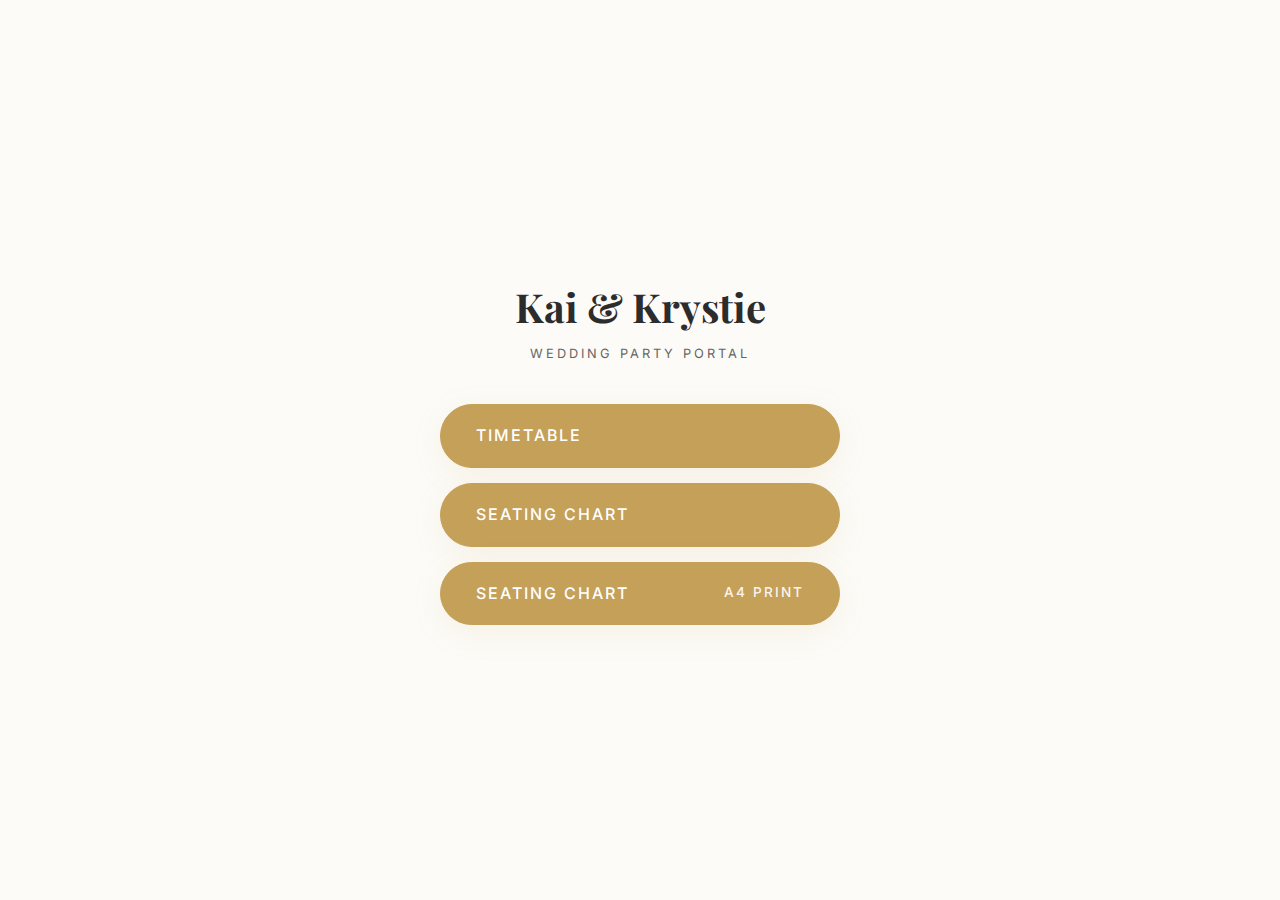
<file: index.html>
<!DOCTYPE html>
<html lang="en">

<head>
    <meta charset="UTF-8">
    <meta name="viewport" content="width=device-width, initial-scale=1.0">
    <title>Kai & Krystie | Staff Portal</title>
    <link rel="stylesheet" href="common.css">
    <style>
        body {
            display: flex;
            justify-content: center;
            align-items: center;
            min-height: 100vh;
            text-align: center;
            padding: 20px;
        }

        .portal-container {
            max-width: 400px;
            width: 100%;
        }

        h1 {
            font-size: 2.5rem;
            margin-bottom: 5px;
        }

        .portal-tag {
            font-size: 0.8rem;
            text-transform: uppercase;
            letter-spacing: 3px;
            color: var(--text-muted);
            margin-bottom: 40px;
        }

        .nav-links {
            display: flex;
            flex-direction: column;
            gap: 15px;
        }

        .btn {
            width: 100%;
            display: flex;
            justify-content: space-between;
            align-items: center;
        }

        .btn-desc {
            font-size: 0.85em;
            opacity: 0.9;
        }

        @media (max-width: 600px) {
            h1 {
                font-size: 2rem;
            }
        }
    </style>
</head>

<body>

    <main class="portal-container">
        <h1><a href="index.html">Kai & Krystie</a></h1>
        <div class="portal-tag">Wedding Party Portal</div>

        <div class="nav-links">
            <a href="timetable.html" class="btn btn-primary">
                <span>Timetable</span>
            </a>
            <a href="seating.html" class="btn btn-primary">
                <span>Seating Chart</span>
            </a>
            <a href="seating-a4.html" class="btn btn-primary">
                <span>Seating Chart</span>
                <span class="btn-desc">A4 Print</span>
            </a>
        </div>
    </main>

</body>

</html>
</file>
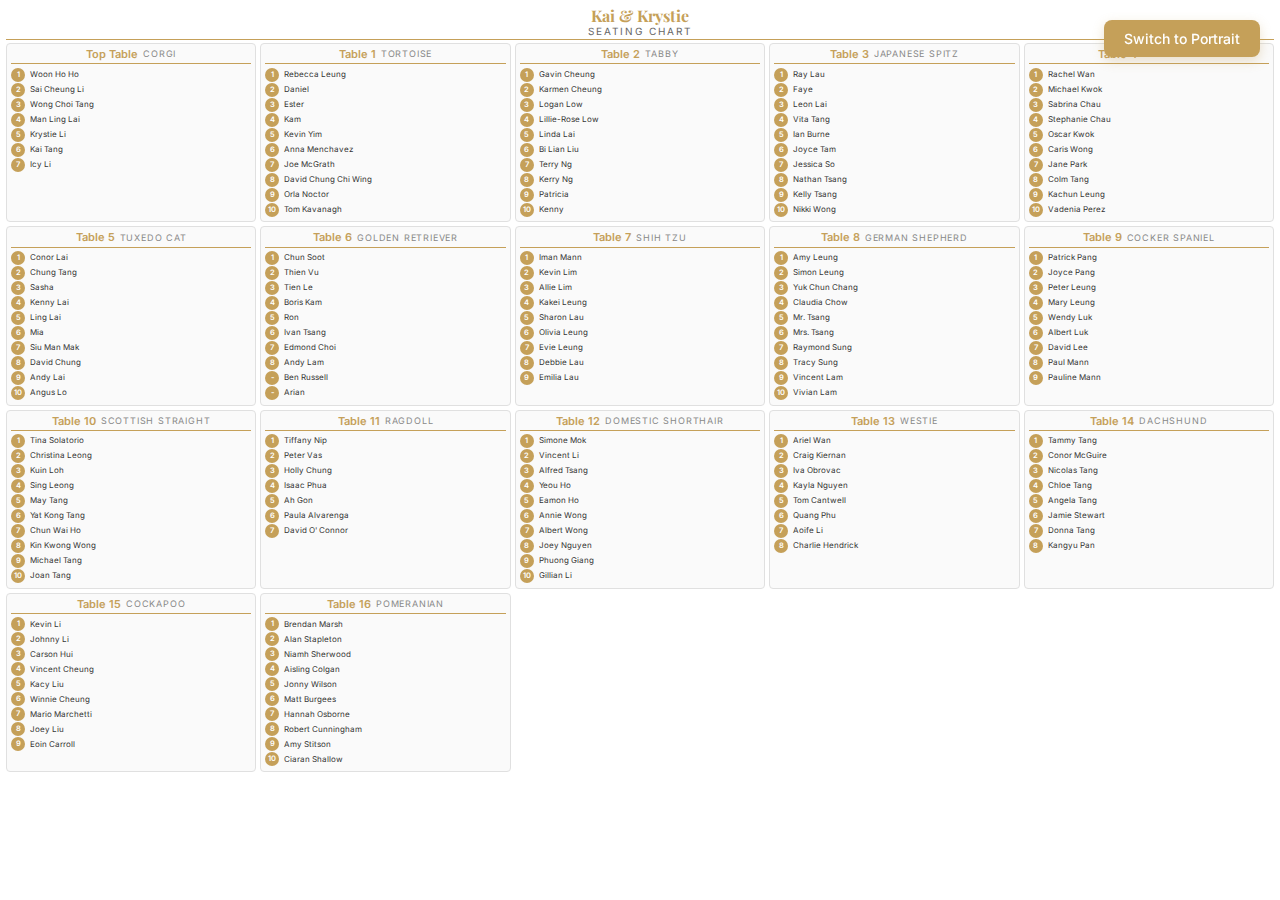
<file: seating-a4.html>
<!DOCTYPE html>
<html lang="en">

<head>
    <meta charset="UTF-8">
    <meta name="viewport" content="width=device-width, initial-scale=1.0">
    <title>Kai & Krystie | Seating Chart - Print Version</title>
    <link rel="preconnect" href="https://fonts.googleapis.com">
    <link rel="preconnect" href="https://fonts.gstatic.com" crossorigin>
    <link
        href="https://fonts.googleapis.com/css2?family=Playfair+Display:wght@400;600&family=Inter:wght@300;400;500&display=swap"
        rel="stylesheet">
    <style>
        * {
            margin: 0;
            padding: 0;
            box-sizing: border-box;
        }

        /* Default to landscape */
        @page {
            size: A4 landscape;
            margin: 12mm;
        }

        body {
            font-family: 'Inter', sans-serif;
            background: white;
            color: #333;
            line-height: 1.2;
            padding: 6px;
        }

        .header {
            text-align: center;
            margin-bottom: 3px;
            padding-bottom: 2px;
            border-bottom: 1px solid #c5a059;
        }

        .header h1 {
            font-family: 'Playfair Display', serif;
            font-size: 16px;
            color: #c5a059;
            margin-bottom: 0;
        }

        .header .subtitle {
            font-size: 10px;
            text-transform: uppercase;
            letter-spacing: 2px;
            color: #666;
        }

        .header h1 a {
            color: #c5a059;
            text-decoration: none;
            transition: opacity 0.3s ease;
        }

        .header h1 a:hover {
            opacity: 0.8;
        }

        .grid {
            display: grid;
            grid-template-columns: repeat(5, 1fr);
            gap: 4px;
        }

        .table-section {
            background: #fafafa;
            border: 1px solid #e0e0e0;
            border-radius: 4px;
            padding: 4px;
            break-inside: avoid;
        }

        .table-header {
            display: flex;
            align-items: center;
            justify-content: center;
            gap: 5px;
            margin-bottom: 3px;
            padding-bottom: 2px;
            border-bottom: 1px solid #c5a059;
        }

        .table-number {
            font-size: 11px;
            font-weight: 600;
            color: #c5a059;
        }

        .mascot-name {
            font-size: 9px;
            text-transform: uppercase;
            letter-spacing: 0.8px;
            color: #888;
        }

        .guest-list {
            list-style: none;
        }

        .guest-item {
            font-size: 8px;
            padding: 0.5px 0;
            display: flex;
            align-items: center;
        }

        .seat-num {
            display: inline-block;
            width: 14px;
            height: 14px;
            background: #c5a059;
            color: white;
            border-radius: 50%;
            text-align: center;
            line-height: 14px;
            font-size: 7.5px;
            font-weight: 600;
            margin-right: 5px;
            flex-shrink: 0;
        }

        .guest-name {
            flex: 1;
        }

        /* Toggle button styles */
        .orientation-toggle {
            position: fixed;
            top: 20px;
            right: 20px;
            z-index: 1000;
            background: var(--primary-gold, #c5a059);
            color: white;
            border: none;
            padding: 10px 20px;
            border-radius: 8px;
            font-family: 'Inter', sans-serif;
            font-size: 14px;
            font-weight: 500;
            cursor: pointer;
            box-shadow: 0 4px 12px rgba(197, 160, 89, 0.3);
            transition: all 0.3s ease;
        }

        .orientation-toggle:hover {
            background: #b39049;
            transform: translateY(-2px);
            box-shadow: 0 6px 16px rgba(197, 160, 89, 0.4);
        }

        /* Portrait mode adjustments */
        body.portrait .grid {
            grid-template-columns: repeat(4, 1fr);
            gap: 5px;
        }

        body.portrait .table-section {
            padding: 5px;
        }

        body.portrait .header h1 {
            font-size: 17px;
            margin-bottom: 1px;
        }

        body.portrait .header {
            margin-bottom: 4px;
            padding-bottom: 3px;
        }

        body.portrait .table-header {
            margin-bottom: 4px;
            padding-bottom: 3px;
        }

        body.portrait .table-number {
            font-size: 11.5px;
        }

        body.portrait .mascot-name {
            font-size: 8.5px;
        }

        body.portrait .guest-item {
            font-size: 8.5px;
            padding: 1px 0;
        }

        body.portrait .seat-num {
            width: 14px;
            height: 14px;
            line-height: 14px;
            font-size: 7.5px;
            margin-right: 5px;
        }

        @media print {

            /* Hide toggle button when printing */
            .orientation-toggle {
                display: none !important;
            }

            body {
                background: white;
            }

            .table-section {
                background: white;
            }
        }
    </style>
</head>

<body>
    <button class="orientation-toggle" id="orientation-toggle" onclick="toggleOrientation()">Switch to Portrait</button>
    <style id="dynamic-page-style">
        /* Page orientation will be injected here */
    </style>
    <div class="header">
        <h1><a href="index.html">Kai & Krystie</a></h1>
        <div class="subtitle">Seating Chart</div>
    </div>

    <div class="grid" id="seating-grid">
        <!-- Tables will be dynamically loaded here -->
    </div>

    <script>
        async function loadSeating() {
            try {
                const response = await fetch('seating.tsv');
                const text = await response.text();

                const lines = text.trim().split('\n');
                const rows = lines.slice(1).map(line => {
                    const columns = line.split('\t');
                    return {
                        table: columns[0]?.trim(),
                        mascot: columns[1]?.trim(),
                        seat: columns[2]?.trim(),
                        name: columns[3]?.trim()
                    };
                });

                // Group by table
                const tableData = {};
                rows.forEach(row => {
                    if (!row.table) return;
                    if (!tableData[row.table]) {
                        tableData[row.table] = {
                            id: row.table,
                            mascot: row.mascot,
                            guests: []
                        };
                    }
                    tableData[row.table].guests.push(row);
                });

                // Sort tables (Top first, then numeric)
                const sortedTables = Object.keys(tableData).sort((a, b) => {
                    if (a === 'Top') return -1;
                    if (b === 'Top') return 1;
                    return parseInt(a) - parseInt(b);
                });

                // Render
                const grid = document.getElementById('seating-grid');
                sortedTables.forEach(tableKey => {
                    const table = tableData[tableKey];

                    // Sort guests by seat number
                    const sortedGuests = table.guests.sort((a, b) => {
                        const sA = parseInt(a.seat) || 999;
                        const sB = parseInt(b.seat) || 999;
                        return sA - sB;
                    });

                    const section = document.createElement('div');
                    section.className = 'table-section';

                    const tableDisplay = table.id === 'Top' ? 'Top Table' : `Table ${table.id}`;

                    section.innerHTML = `
                        <div class="table-header">
                            <span class="table-number">${tableDisplay}</span>
                            <span class="mascot-name">${table.mascot}</span>
                        </div>
                        <ul class="guest-list">
                            ${sortedGuests.map(guest => `
                                <li class="guest-item">
                                    <span class="seat-num">${guest.seat || '-'}</span>
                                    <span class="guest-name">${guest.name}</span>
                                </li>
                            `).join('')}
                        </ul>
                    `;

                    grid.appendChild(section);
                });

                // Auto-print after a short delay
                setTimeout(() => window.print(), 500);

            } catch (error) {
                console.error('Error loading seating data:', error);
                document.getElementById('seating-grid').innerHTML =
                    '<div style="padding: 20px; text-align: center; color: #999;">Error loading seating data. Please ensure the page is served from a web server.</div>';
            }
        }

        loadSeating();

        // Orientation toggle
        function toggleOrientation() {
            const body = document.body;
            const button = document.getElementById('orientation-toggle');
            const pageStyle = document.getElementById('dynamic-page-style');

            if (body.classList.contains('portrait')) {
                body.classList.remove('portrait');
                button.textContent = 'Switch to Portrait';
                pageStyle.textContent = '@page { size: A4 landscape; margin: 12mm; }';
            } else {
                body.classList.add('portrait');
                button.textContent = 'Switch to Landscape';
                pageStyle.textContent = '@page { size: A4 portrait; margin: 10mm; }';
            }
        }
    </script>
</body>

</html>
</file>
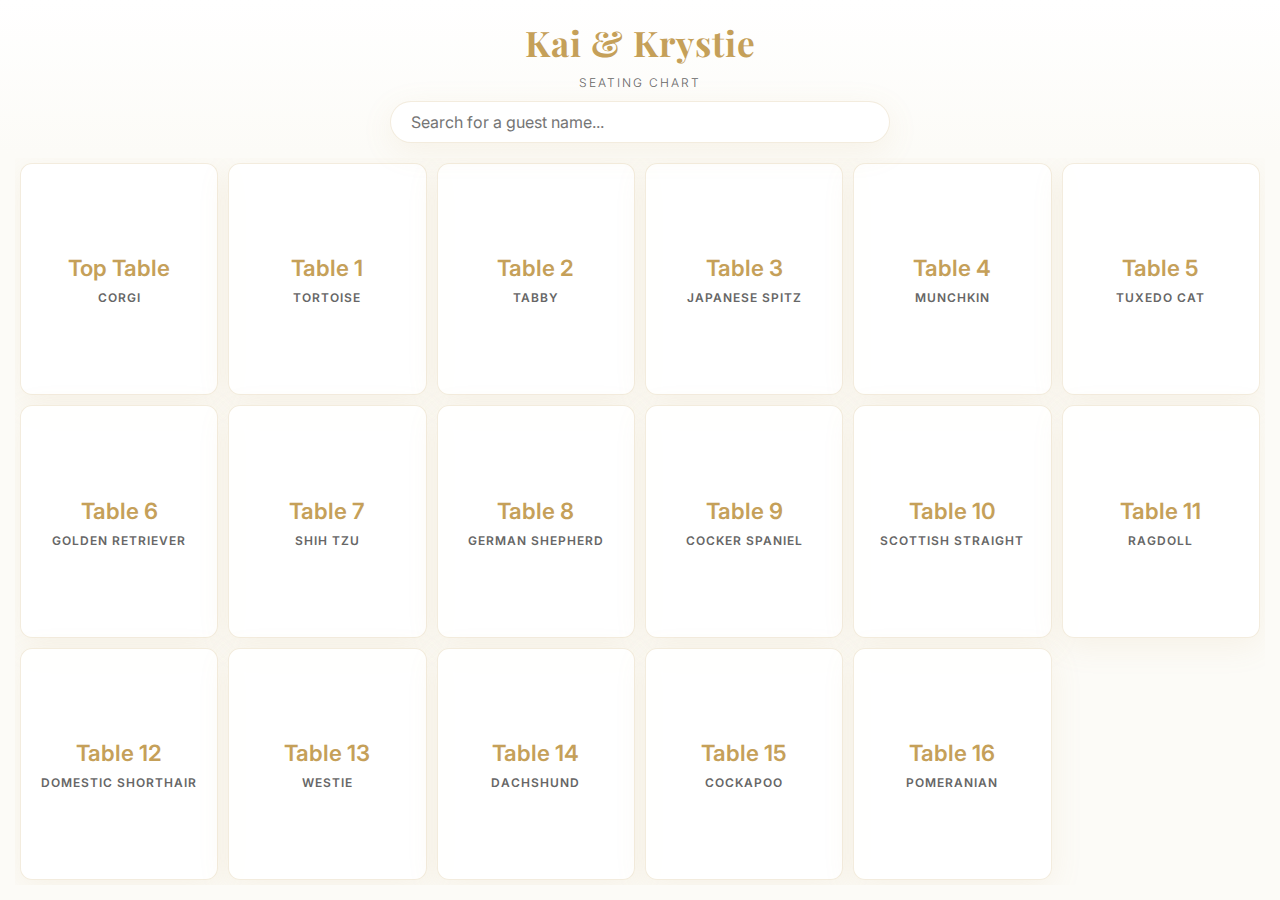
<file: seating.html>
<!DOCTYPE html>
<html lang="en">

<head>
    <meta charset="UTF-8">
    <meta name="viewport" content="width=device-width, initial-scale=1.0">
    <title>Kai & Krystie | Seating Chart</title>
    <link rel="stylesheet" href="common.css">
    <style>
        html,
        body {
            overflow: hidden;
            height: 100vh;
            height: 100dvh;
            margin: 0;
            padding: 0;
        }

        body {
            display: flex;
            flex-direction: column;
            background-color: var(--bg-color);
        }

        header {
            text-align: center;
            padding: 15px 20px 10px;
            background: linear-gradient(to bottom, #fff, var(--bg-color));
            flex-shrink: 0;
        }

        h1 {
            font-family: 'Playfair Display', serif;
            font-size: clamp(1.5rem, 5vw, 2.2rem);
            margin-bottom: 2px;
            color: var(--primary-gold);
            letter-spacing: 1px;
        }

        .subtitle {
            font-size: 0.75rem;
            color: var(--text-muted);
            text-transform: uppercase;
            letter-spacing: 2px;
            font-weight: 300;
            margin-bottom: 8px;
        }

        .search-container {
            max-width: 500px;
            margin: 0 auto;
            position: relative;
        }

        #search-box {
            width: 100%;
            padding: 10px 20px;
            border-radius: 30px;
            border: 1px solid var(--glass-border);
            background: white;
            font-family: 'Inter', sans-serif;
            font-size: 16px;
            /* Prevents zoom on mobile */
            box-shadow: var(--shadow);
            transition: all 0.3s ease;
            outline: none;
        }

        #search-box:focus {
            border-color: var(--primary-gold);
            box-shadow: 0 0 0 4px rgba(197, 160, 89, 0.1);
        }

        .container {
            max-width: 1400px;
            /* Wider to fit more columns */
            width: 100%;
            margin: 0 auto;
            padding: 5px 15px 15px;
            flex: 1;
            display: flex;
            flex-direction: column;
            overflow: hidden;
        }

        .table-grid {
            display: grid;
            grid-template-columns: repeat(6, 1fr);
            grid-template-rows: repeat(3, 1fr);
            gap: 10px;
            height: 100%;
            overflow: hidden;
            padding: 5px;
        }

        .table-card {
            background: var(--card-bg);
            border: 1px solid var(--glass-border);
            border-radius: 12px;
            padding: 10px;
            text-align: center;
            cursor: pointer;
            transition: all 0.3s cubic-bezier(0.165, 0.84, 0.44, 1);
            box-shadow: var(--shadow);
            display: flex;
            flex-direction: column;
            justify-content: center;
            align-items: center;
            min-height: 0;
            /* Important: allow shrinking */
        }

        .table-card:hover {
            transform: translateY(-2px);
            box-shadow: 0 10px 30px rgba(197, 160, 89, 0.15);
            border-color: var(--primary-gold);
        }

        .table-card.hidden {
            display: none;
        }

        .table-number {
            font-size: 1.4rem;
            color: var(--primary-gold);
            margin-bottom: 2px;
            font-weight: 600;
        }

        .mascot-name {
            font-size: 0.75rem;
            font-weight: 600;
            color: var(--text-muted);
            text-transform: uppercase;
            letter-spacing: 1px;
            white-space: nowrap;
            overflow: hidden;
            text-overflow: ellipsis;
            width: 100%;
        }

        /* Modal Styles */
        #modal-overlay {
            position: fixed;
            top: 0;
            left: 0;
            width: 100%;
            height: 100%;
            background: rgba(0, 0, 0, 0.5);
            display: none;
            justify-content: center;
            align-items: center;
            z-index: 1000;
            backdrop-filter: blur(8px);
            padding: 20px;
        }

        .modal {
            background: white;
            width: 100%;
            max-width: 600px;
            border-radius: 24px;
            padding: 40px;
            position: relative;
            box-shadow: 0 30px 80px rgba(0, 0, 0, 0.25);
            animation: modalSlideUp 0.4s cubic-bezier(0.165, 0.84, 0.44, 1);
            max-height: 90vh;
            overflow-y: auto;
        }

        @keyframes modalSlideUp {
            from {
                opacity: 0;
                transform: translateY(40px);
            }

            to {
                opacity: 1;
                transform: translateY(0);
            }
        }

        .close-btn {
            position: absolute;
            top: 20px;
            right: 20px;
            width: 35px;
            height: 35px;
            display: flex;
            align-items: center;
            justify-content: center;
            font-size: 24px;
            cursor: pointer;
            color: var(--text-muted);
            border-radius: 50%;
            transition: all 0.2s;
            background: var(--bg-color);
        }

        .close-btn:hover {
            background: var(--accent-soft);
            color: var(--primary-gold);
        }

        .modal-header {
            text-align: center;
            margin-bottom: 20px;
        }

        .modal-title {
            font-size: 2rem;
            color: var(--primary-gold);
            margin-bottom: 5px;
        }

        .modal-subtitle {
            text-transform: uppercase;
            letter-spacing: 3px;
            color: var(--text-muted);
            font-size: 0.9rem;
            font-weight: 300;
        }

        .guest-list {
            list-style: none;
            border-top: 1px solid var(--accent-soft);
        }

        .guest-item {
            display: flex;
            align-items: center;
            padding: 15px 0;
            border-bottom: 1px solid var(--accent-soft);
        }

        .guest-item:last-child {
            border-bottom: none;
        }

        .seat-badge {
            flex-shrink: 0;
            background: var(--primary-gold);
            color: white;
            width: 36px;
            height: 36px;
            border-radius: 50%;
            display: flex;
            align-items: center;
            justify-content: center;
            font-size: 1rem;
            font-weight: 600;
            margin-right: 20px;
            box-shadow: 0 4px 10px rgba(197, 160, 89, 0.2);
        }

        .guest-name {
            font-size: 1.2rem;
            font-weight: 500;
            color: var(--text-main);
            letter-spacing: -0.01em;
        }

        /* Mobile specific layout: FIXED HEIGHT, NO SCROLL */
        @media (max-width: 600px) {
            header {
                padding: 10px 10px 5px;
            }

            h1 {
                font-size: 1.3rem;
            }

            .subtitle {
                margin-bottom: 5px;
                font-size: 0.6rem;
            }

            #search-box {
                padding: 8px 15px;
                font-size: 16px;
            }

            .container {
                padding: 5px;
            }

            .table-grid {
                grid-template-columns: repeat(3, 1fr);
                grid-template-rows: repeat(6, 1fr);
                gap: 5px;
            }

            .table-card {
                padding: 5px 2px;
                border-radius: 8px;
            }

            .table-number {
                font-size: 1rem;
                margin-bottom: 1px;
            }

            .mascot-name {
                font-size: 0.55rem;
                letter-spacing: 0.2px;
            }

            .modal {
                padding: 20px;
                border-radius: 20px;
                max-height: 95vh;
            }

            .modal-header {
                margin-bottom: 15px;
            }

            .modal-title {
                font-size: 1.5rem;
            }

            .guest-item {
                padding: 10px 0;
            }

            .guest-name {
                font-size: 1rem;
            }

            .seat-badge {
                width: 28px;
                height: 28px;
                font-size: 0.85rem;
                margin-right: 12px;
            }
        }

        .no-results {
            grid-column: 1 / -1;
            text-align: center;
            padding: 40px 20px;
            color: var(--text-muted);
            font-size: 1rem;
            display: none;
        }
    </style>
</head>

<body>

    <header>
        <h1><a href="index.html">Kai & Krystie</a></h1>
        <div class="subtitle">Seating Chart</div>
        <div class="search-container">
            <input type="text" id="search-box" placeholder="Search for a guest name..." aria-label="Search guests">
        </div>
    </header>

    <main class="container">
        <div class="table-grid" id="grid">
            <!-- Tables will be injected here -->
            <div id="no-results" class="no-results">No tables found matching that guest name.</div>
        </div>
    </main>

    <div id="modal-overlay">
        <div class="modal">
            <span class="close-btn" id="close-modal">&times;</span>
            <div class="modal-header">
                <div class="modal-title display-font" id="modal-table-number">Table 0</div>
                <div class="modal-subtitle" id="modal-mascot-name">Mascot Name</div>
            </div>
            <ul class="guest-list" id="modal-guest-list">
                <!-- Guests will be injected here -->
            </ul>
        </div>
    </div>

    <script>
        let tableData = {};
        const grid = document.getElementById('grid');
        const searchBox = document.getElementById('search-box');
        const noResults = document.getElementById('no-results');
        const modalOverlay = document.getElementById('modal-overlay');
        const closeModal = document.getElementById('close-modal');

        async function init() {
            try {
                // Fetch the TSV data
                const response = await fetch('seating.tsv');
                const text = await response.text();

                // Parse TSV (tab separated)
                const lines = text.trim().split('\n');
                const rows = lines.slice(1).map(line => {
                    const columns = line.split('\t');
                    return {
                        table: columns[0]?.trim(),
                        mascot: columns[1]?.trim(),
                        seat: columns[2]?.trim(),
                        name: columns[3]?.trim(),
                        notes: columns[4]?.trim() || ''
                    };
                });

                // Group by Table
                rows.forEach(row => {
                    if (!row.table) return;
                    if (!tableData[row.table]) {
                        tableData[row.table] = {
                            id: row.table,
                            mascot: row.mascot,
                            guests: []
                        };
                    }
                    tableData[row.table].guests.push(row);
                });

                renderGrid();
            } catch (error) {
                console.error('Error loading seating data:', error);
                grid.innerHTML = '<div class="no-results" style="display:block">Error loading seating data. Please ensure the page is served from a web server.</div>';
            }
        }

        function renderGrid(filter = '') {
            const container = document.getElementById('grid');
            const searchTerms = filter.toLowerCase().trim().split(/\s+/);

            // Re-render only cards (keep no-results div)
            const existingCards = container.querySelectorAll('.table-card');
            existingCards.forEach(c => c.remove());

            const sortedKeys = Object.keys(tableData).sort((a, b) => {
                if (a === 'Top') return -1;
                if (b === 'Top') return 1;
                return parseInt(a) - parseInt(b);
            });

            let visibleCount = 0;

            sortedKeys.forEach(key => {
                const table = tableData[key];

                // Filter logic: check if any guest name matches the search terms
                const matches = filter === '' || table.guests.some(guest => {
                    const guestName = guest.name.toLowerCase();
                    return searchTerms.every(term => guestName.includes(term));
                });

                if (matches) {
                    const card = document.createElement('div');
                    card.className = 'table-card';
                    card.innerHTML = `
                        <div class="table-number">${table.id === 'Top' ? 'Top Table' : 'Table ' + table.id}</div>
                        <div class="mascot-name">${table.mascot}</div>
                    `;
                    card.onclick = () => showTableDetails(table);
                    container.appendChild(card);
                    visibleCount++;
                }
            });

            noResults.style.display = visibleCount === 0 ? 'block' : 'none';
        }

        function showTableDetails(table) {
            document.getElementById('modal-table-number').innerText = table.id === 'Top' ? 'Top Table' : 'Table ' + table.id;
            document.getElementById('modal-mascot-name').innerText = table.mascot;

            const guestList = document.getElementById('modal-guest-list');
            guestList.innerHTML = '';

            // Sort guests by seat number
            const sortedGuests = [...table.guests].sort((a, b) => {
                const sA = parseInt(a.seat) || 999;
                const sB = parseInt(b.seat) || 999;
                return sA - sB;
            });

            sortedGuests.forEach(guest => {
                const li = document.createElement('li');
                li.className = 'guest-item';
                li.innerHTML = `
                    <div class="seat-badge">${guest.seat || '-'}</div>
                    <span class="guest-name">${guest.name}</span>
                `;
                guestList.appendChild(li);
            });

            modalOverlay.style.display = 'flex';
            document.body.style.overflow = 'hidden';
        }

        searchBox.addEventListener('input', (e) => {
            renderGrid(e.target.value);
        });

        closeModal.onclick = () => {
            modalOverlay.style.display = 'none';
            document.body.style.overflow = 'auto';
        };

        window.onclick = (event) => {
            if (event.target == modalOverlay) {
                closeModal.onclick();
            }
        };

        // Initialize
        init();
    </script>
</body>

</html>
</file>
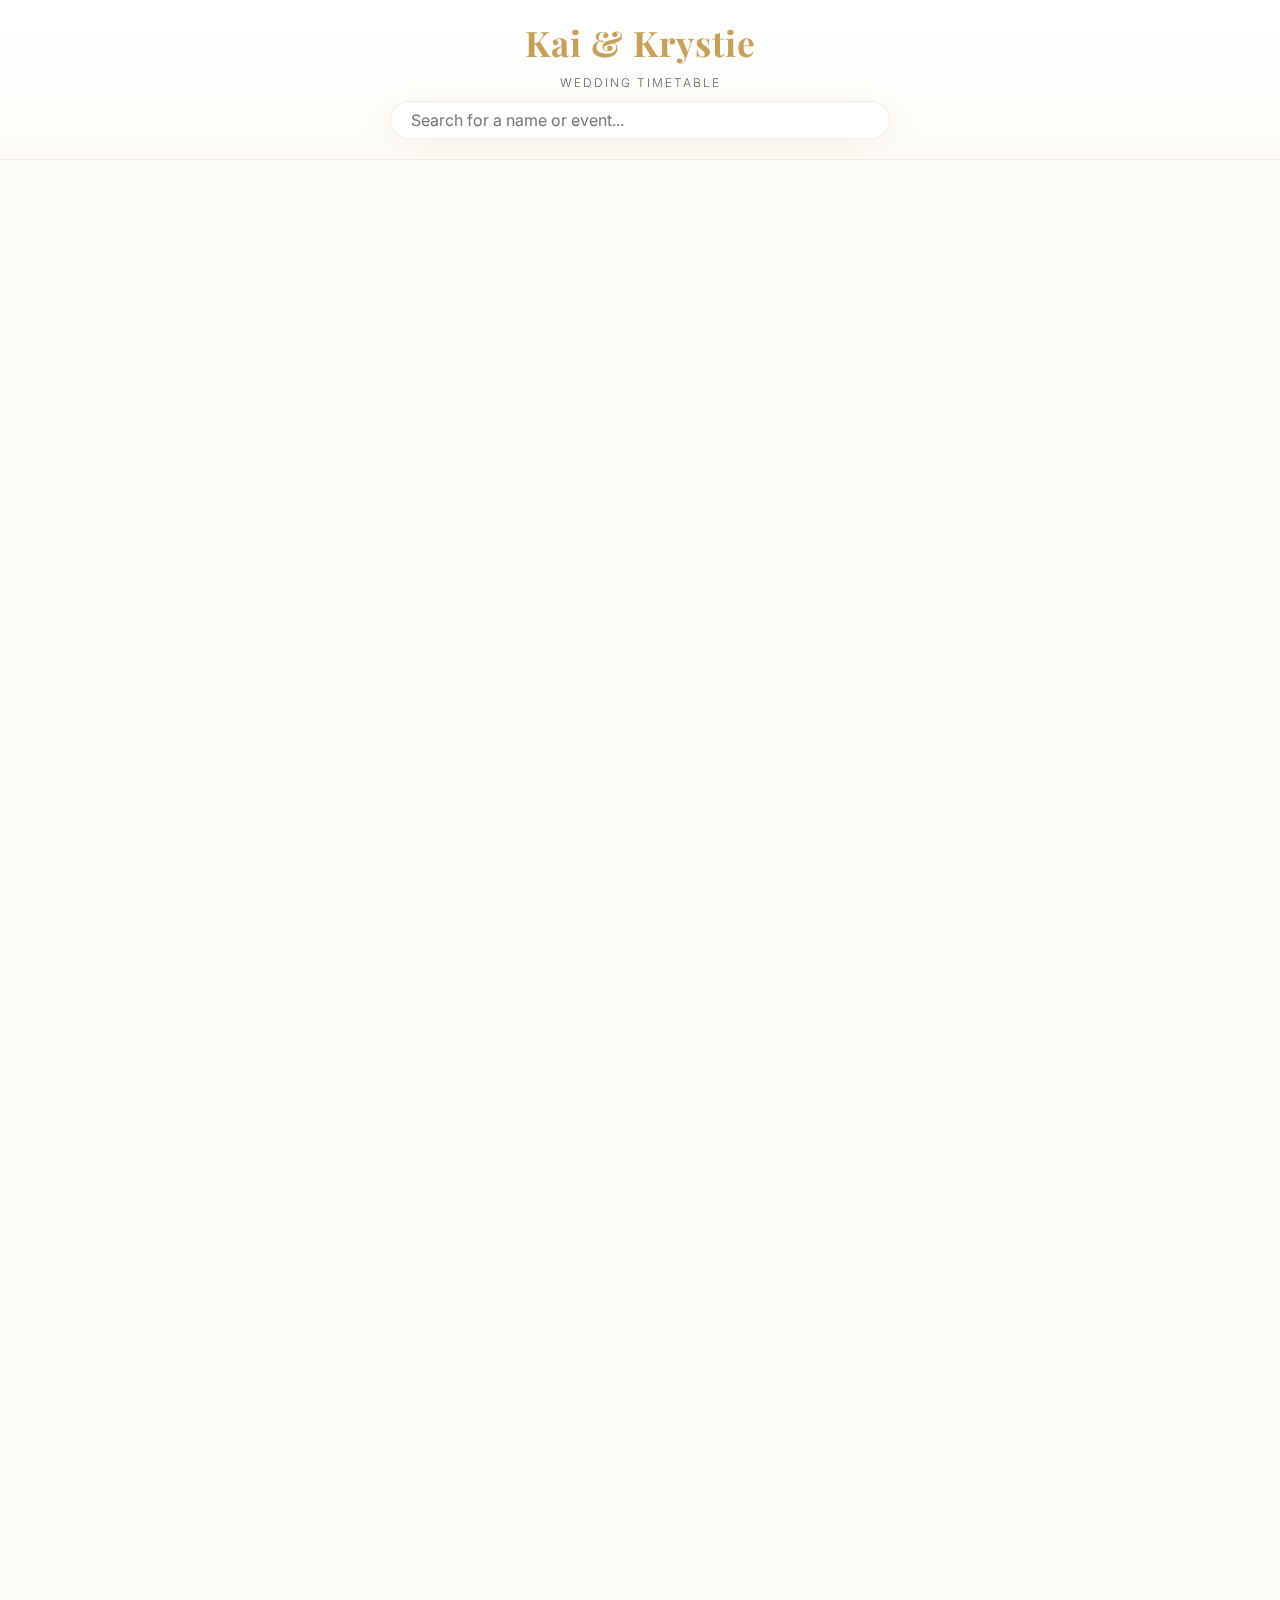
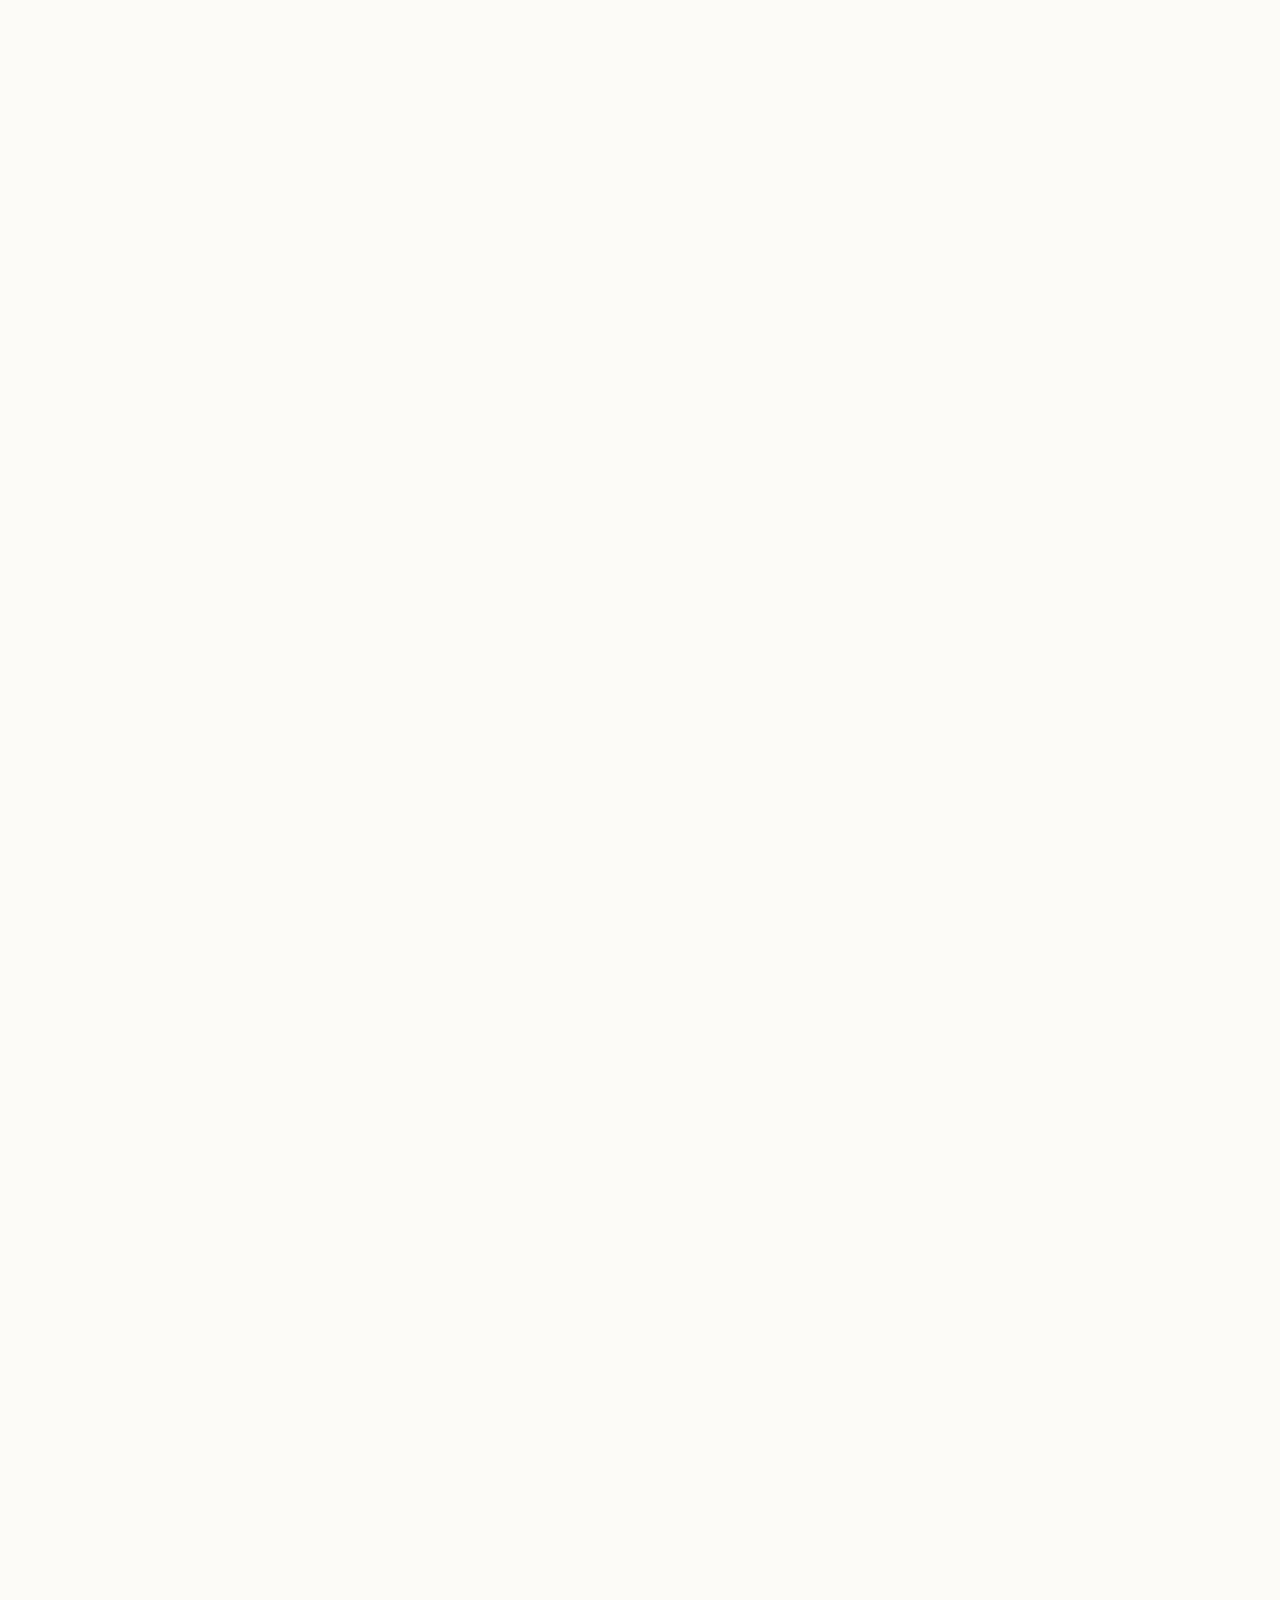
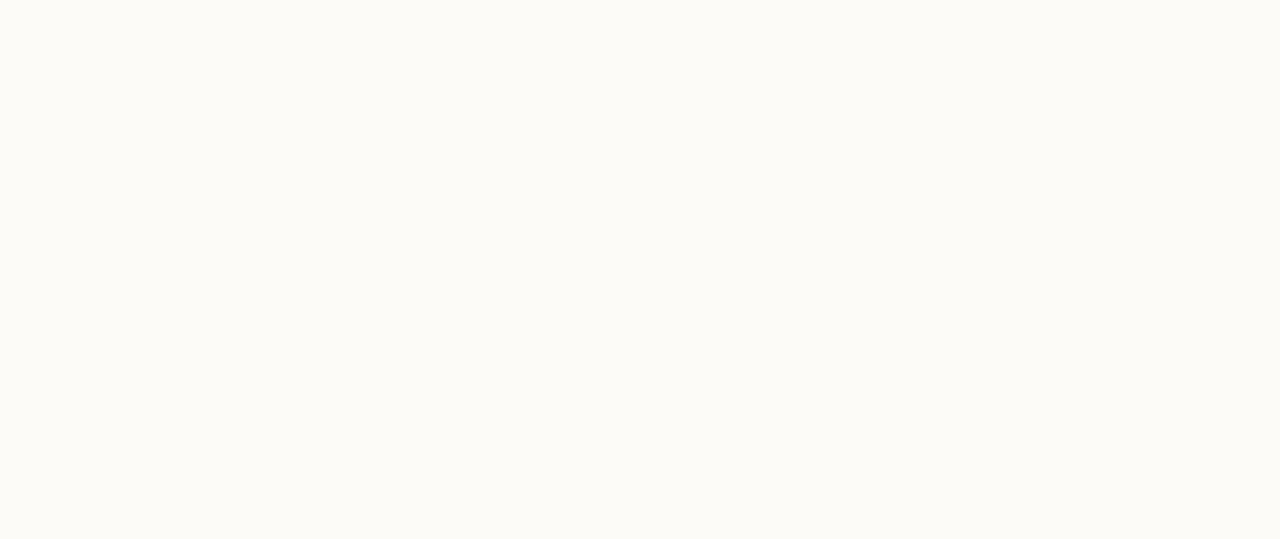
<file: timetable.html>
<!DOCTYPE html>
<html lang="en">

<head>
    <meta charset="UTF-8">
    <meta name="viewport" content="width=device-width, initial-scale=1.0">
    <title>Kai & Krystie | Timetable</title>
    <link rel="stylesheet" href="common.css">
    <style>
        body {
            display: flex;
            flex-direction: column;
            background-color: var(--bg-color);
            min-height: 100vh;
        }

        header {
            text-align: center;
            padding: 15px 20px 10px;
            background: linear-gradient(to bottom, #fff, var(--bg-color));
            flex-shrink: 0;
            position: sticky;
            top: 0;
            z-index: 100;
            border-bottom: 1px solid var(--glass-border);
            backdrop-filter: blur(8px);
        }

        h1 {
            font-family: 'Playfair Display', serif;
            font-size: clamp(1.5rem, 5vw, 2.2rem);
            margin-bottom: 2px;
            color: var(--primary-gold);
            letter-spacing: 1px;
        }

        .subtitle {
            font-size: 0.75rem;
            color: var(--text-muted);
            text-transform: uppercase;
            letter-spacing: 2px;
            font-weight: 300;
            margin-bottom: 8px;
        }

        .search-container {
            max-width: 500px;
            margin: 0 auto 10px;
            position: relative;
        }

        #search-box {
            width: 100%;
            padding: 8px 20px;
            border-radius: 30px;
            border: 1px solid var(--glass-border);
            background: white;
            font-family: 'Inter', sans-serif;
            font-size: 16px;
            box-shadow: var(--shadow);
            transition: all 0.3s ease;
            outline: none;
        }

        #search-box:focus {
            border-color: var(--primary-gold);
            box-shadow: 0 0 0 4px rgba(197, 160, 89, 0.1);
        }

        .no-results {
            text-align: center;
            padding: 40px 20px;
            color: var(--text-muted);
            font-size: 1rem;
            display: none;
        }

        .container {
            max-width: 800px;
            width: 100%;
            margin: 0 auto;
            padding: 20px 15px;
            flex: 1;
        }

        .timeline {
            display: flex;
            flex-direction: column;
            gap: 12px;
            position: relative;
        }

        .time-slot {
            position: relative;
            padding-left: 0;
            animation: slideUp 0.5s ease-out forwards;
            opacity: 0;
        }

        @keyframes slideUp {
            from {
                opacity: 0;
                transform: translateY(10px);
            }

            to {
                opacity: 1;
                transform: translateY(0);
            }
        }

        .slot-card {
            background: var(--card-bg);
            border: 1px solid var(--glass-border);
            border-radius: 12px;
            padding: 15px;
            box-shadow: var(--shadow);
            transition: all 0.3s ease;
        }

        .slot-card:hover {
            transform: scale(1.005);
            border-color: var(--primary-gold);
            box-shadow: 0 5px 15px rgba(197, 160, 89, 0.1);
        }

        .slot-header {
            display: flex;
            justify-content: space-between;
            align-items: center;
            margin-bottom: 10px;
            border-bottom: 1px solid var(--accent-soft);
            padding-bottom: 5px;
        }

        .time-label {
            font-size: 1.1rem;
            font-weight: 700;
            color: var(--primary-gold);
            font-variant-numeric: tabular-nums;
        }

        .location-label {
            font-size: 0.75rem;
            color: var(--text-muted);
            text-transform: uppercase;
            letter-spacing: 1px;
            background: var(--accent-soft);
            padding: 3px 8px;
            border-radius: 20px;
        }

        .event-title {
            font-family: 'Playfair Display', serif;
            font-size: 1.2rem;
            color: var(--text-main);
            margin-bottom: 8px;
            font-weight: 600;
        }

        .assignments {
            display: grid;
            grid-template-columns: repeat(auto-fill, minmax(220px, 1fr));
            gap: 5px;
            margin-top: 10px;
        }

        .assignment-item {
            display: flex;
            flex-direction: row;
            align-items: baseline;
            gap: 8px;
            padding: 4px 8px;
            background: rgba(255, 255, 255, 0.5);
            border-radius: 6px;
            font-size: 0.85rem;
        }

        .person-name {
            font-weight: 700;
            color: var(--primary-gold);
            white-space: nowrap;
            min-width: 60px;
        }

        .task-description {
            color: var(--text-main);
            line-height: 1.2;
        }

        @media (max-width: 600px) {
            .container {
                padding: 15px 10px;
            }

            .time-slot {
                padding-left: 35px;
            }

            .timeline::before {
                left: 12px;
            }

            .time-slot::before {
                left: 6px;
                width: 10px;
                height: 10px;
            }

            .slot-card {
                padding: 15px;
            }

            .event-title {
                font-size: 1.2rem;
            }

            .assignments {
                grid-template-columns: 1fr;
            }
        }
    </style>
</head>

<body>

    <header>
        <h1><a href="index.html">Kai & Krystie</a></h1>
        <div class="subtitle">Wedding Timetable</div>
        <div class="search-container">
            <input type="text" id="search-box" placeholder="Search for a name or event..."
                aria-label="Search timetable">
        </div>
    </header>

    <main class="container">
        <div id="no-results" class="no-results">No events found matching your search.</div>
        <div class="timeline" id="timeline">
            <!-- Time slots will be injected here -->
        </div>
    </main>

    <script>
        let fullData = [];
        const timelineContainer = document.getElementById('timeline');
        const searchBox = document.getElementById('search-box');
        const noResults = document.getElementById('no-results');

        async function init() {
            try {
                const response = await fetch('timetable.tsv');
                const text = await response.text();

                const lines = text.trim().split('\n');
                if (lines.length < 2) return;

                const headers = lines[0].split('\t').map(h => h.trim());

                for (let i = 1; i < lines.length; i++) {
                    const cells = lines[i].split('\t').map(c => c.trim());
                    if (!cells[0] && !cells[1]) continue;

                    const event = {
                        time: cells[0],
                        what: cells[1],
                        where: cells[2],
                        assignments: []
                    };

                    for (let j = 3; j < cells.length; j++) {
                        if (cells[j]) {
                            event.assignments.push({
                                person: headers[j],
                                task: cells[j]
                            });
                        }
                    }
                    fullData.push(event);
                }
                renderTimeline();
            } catch (error) {
                console.error('Error loading timetable:', error);
                timelineContainer.innerHTML = '<p style="text-align:center; color:var(--text-muted);">Error loading timetable data.</p>';
            }
        }

        function renderTimeline(filter = '') {
            timelineContainer.innerHTML = '';
            const searchTerms = filter.toLowerCase().trim().split(/\s+/);
            let visibleCount = 0;

            fullData.forEach((event, index) => {
                const matches = filter === '' ||
                    event.what.toLowerCase().includes(filter.toLowerCase()) ||
                    event.where.toLowerCase().includes(filter.toLowerCase()) ||
                    event.assignments.some(a =>
                        a.person.toLowerCase().includes(filter.toLowerCase()) ||
                        a.task.toLowerCase().includes(filter.toLowerCase())
                    );

                if (matches) {
                    const slot = document.createElement('div');
                    slot.className = 'time-slot';
                    slot.style.animationDelay = `${visibleCount * 0.05}s`;

                    let assignmentsHTML = '';
                    event.assignments.forEach(a => {
                        assignmentsHTML += `
                            <div class="assignment-item">
                                <span class="person-name">${a.person}</span>
                                <span class="task-description">${a.task}</span>
                            </div>
                        `;
                    });

                    slot.innerHTML = `
                        <div class="slot-card">
                            <div class="slot-header">
                                <div class="time-label">${event.time || '—'}</div>
                                <div class="location-label">${event.where || '—'}</div>
                            </div>
                            <div class="event-title">${event.what}</div>
                            <div class="assignments">
                                ${assignmentsHTML}
                            </div>
                        </div>
                    `;
                    timelineContainer.appendChild(slot);
                    visibleCount++;
                }
            });

            noResults.style.display = (visibleCount === 0 && filter !== '') ? 'block' : 'none';
        }

        searchBox.addEventListener('input', (e) => {
            renderTimeline(e.target.value);
        });

        init();
    </script>
</body>

</html>
</file>
<file: common.css>
@import url('https://fonts.googleapis.com/css2?family=Inter:wght@300;400;500;600&family=Playfair+Display:ital,wght@0,700;1,700&display=swap');

:root {
    --primary-gold: #c5a059;
    --bg-color: #fcfbf7;
    --text-main: #2c2c2c;
    --text-muted: #666;
    --accent-soft: #f8f3eb;
    --shadow: 0 8px 32px 0 rgba(197, 160, 89, 0.1);
    --card-bg: rgba(255, 255, 255, 0.9);
    --glass-border: rgba(197, 160, 89, 0.2);
}

* {
    box-sizing: border-box;
    margin: 0;
    padding: 0;
}

body {
    font-family: 'Inter', sans-serif;
    background-color: var(--bg-color);
    color: var(--text-main);
    line-height: 1.6;
    -webkit-font-smoothing: antialiased;
}

h1,
.display-font {
    font-family: 'Playfair Display', serif;
}

h1 a {
    color: inherit;
    text-decoration: none;
    transition: opacity 0.3s ease;
}

h1 a:hover {
    opacity: 0.8;
}

.btn {
    display: inline-block;
    padding: 18px 35px;
    border-radius: 35px;
    text-decoration: none;
    font-size: 1rem;
    font-weight: 500;
    text-transform: uppercase;
    letter-spacing: 2px;
    transition: all 0.3s ease;
    box-shadow: var(--shadow);
    cursor: pointer;
    border: none;
    outline: none;
}

.btn-primary {
    background-color: var(--primary-gold);
    color: white;
    border: 1px solid var(--primary-gold);
}

.btn-primary:hover {
    background-color: transparent;
    color: var(--primary-gold);
    transform: translateY(-3px);
    box-shadow: 0 15px 40px rgba(197, 160, 89, 0.2);
}

.btn-outline {
    background-color: transparent;
    color: var(--text-muted);
    border: 1px solid #ddd;
}

.btn-outline:hover {
    border-color: var(--primary-gold);
    color: var(--primary-gold);
    transform: translateY(-3px);
}
</file>
